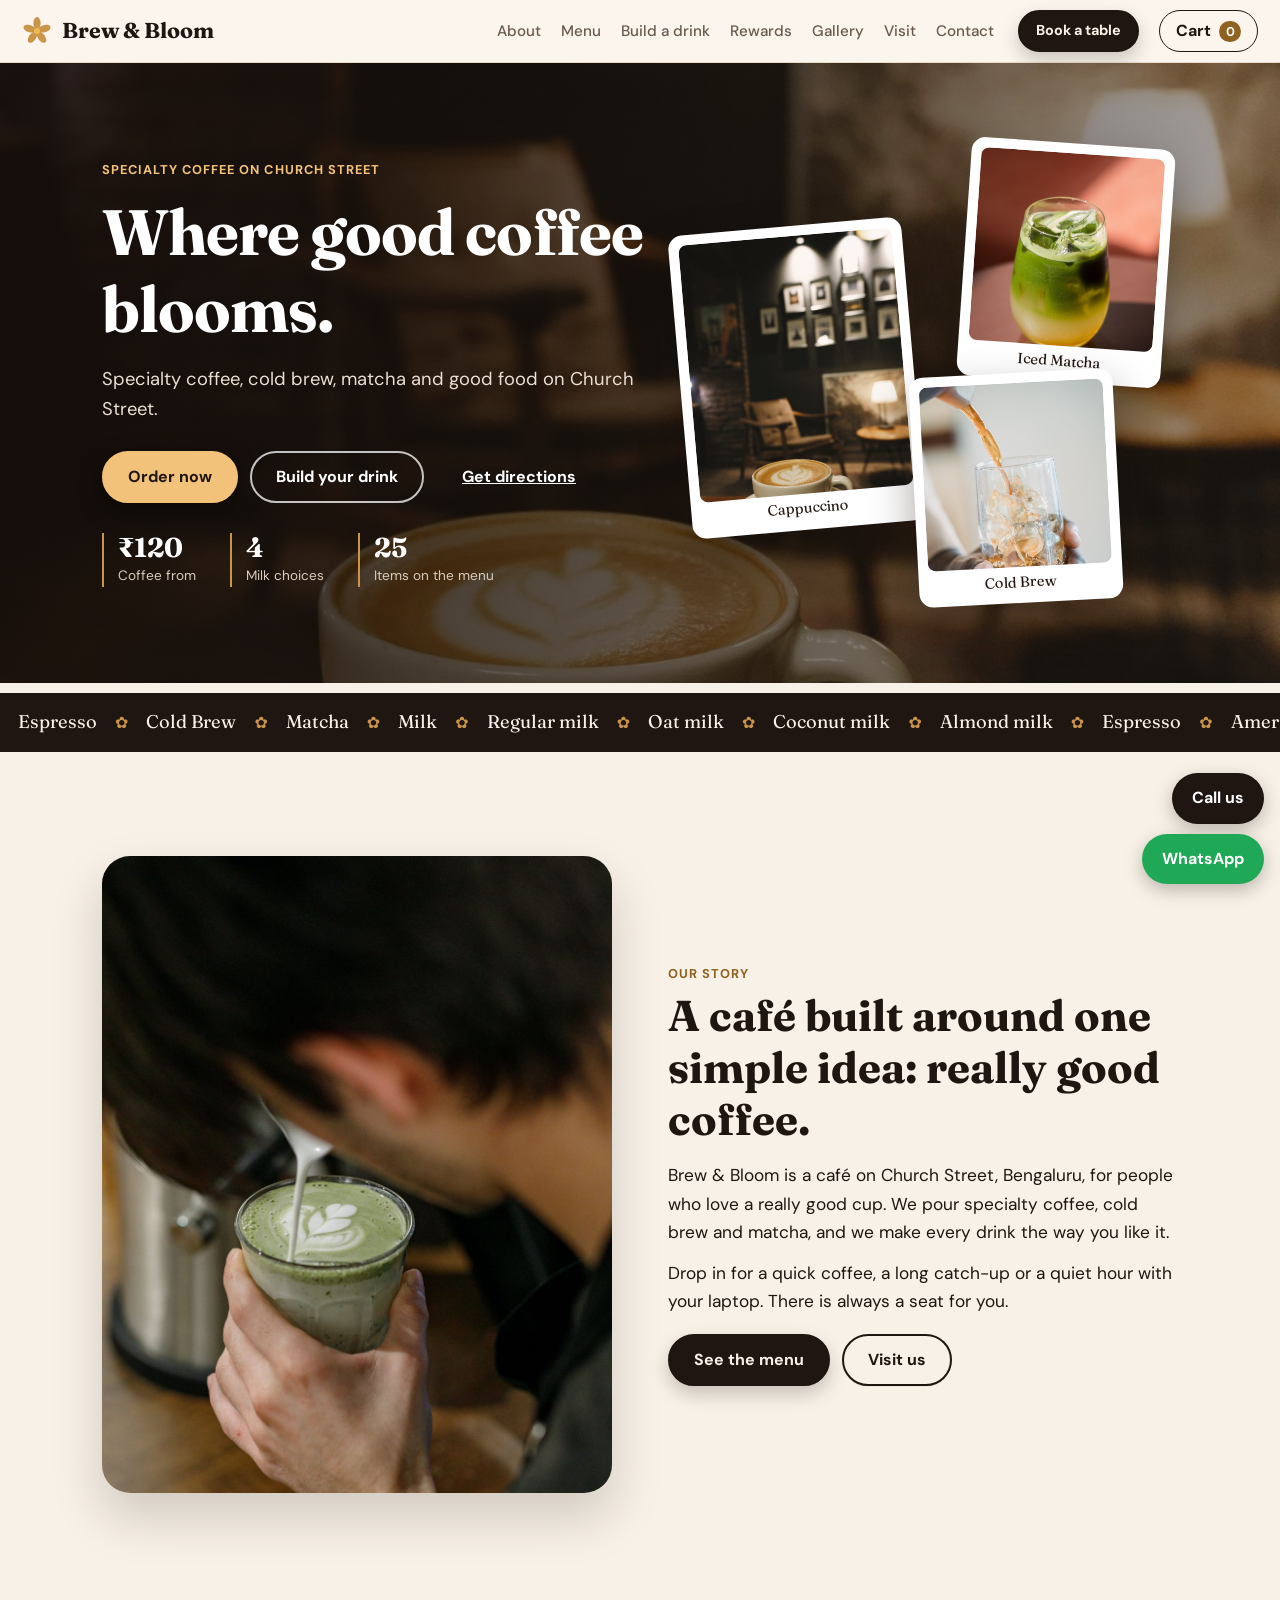
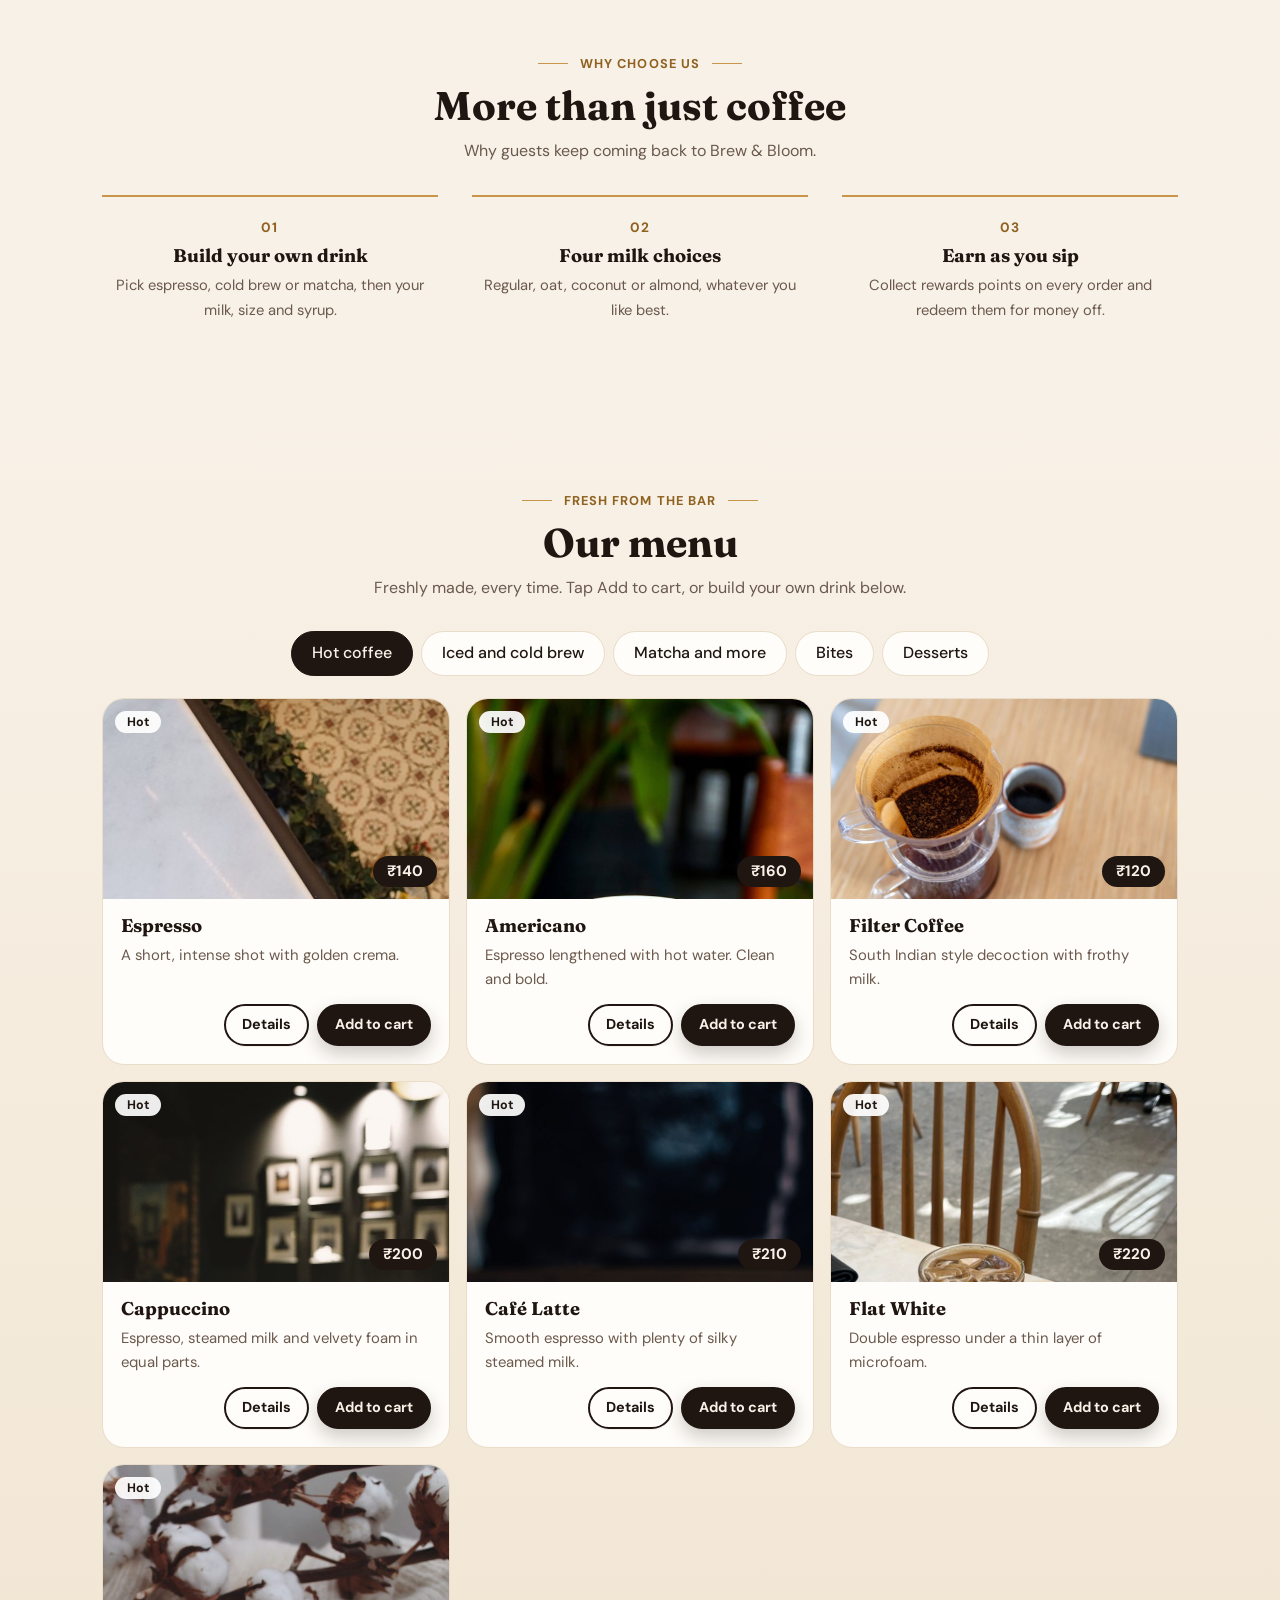
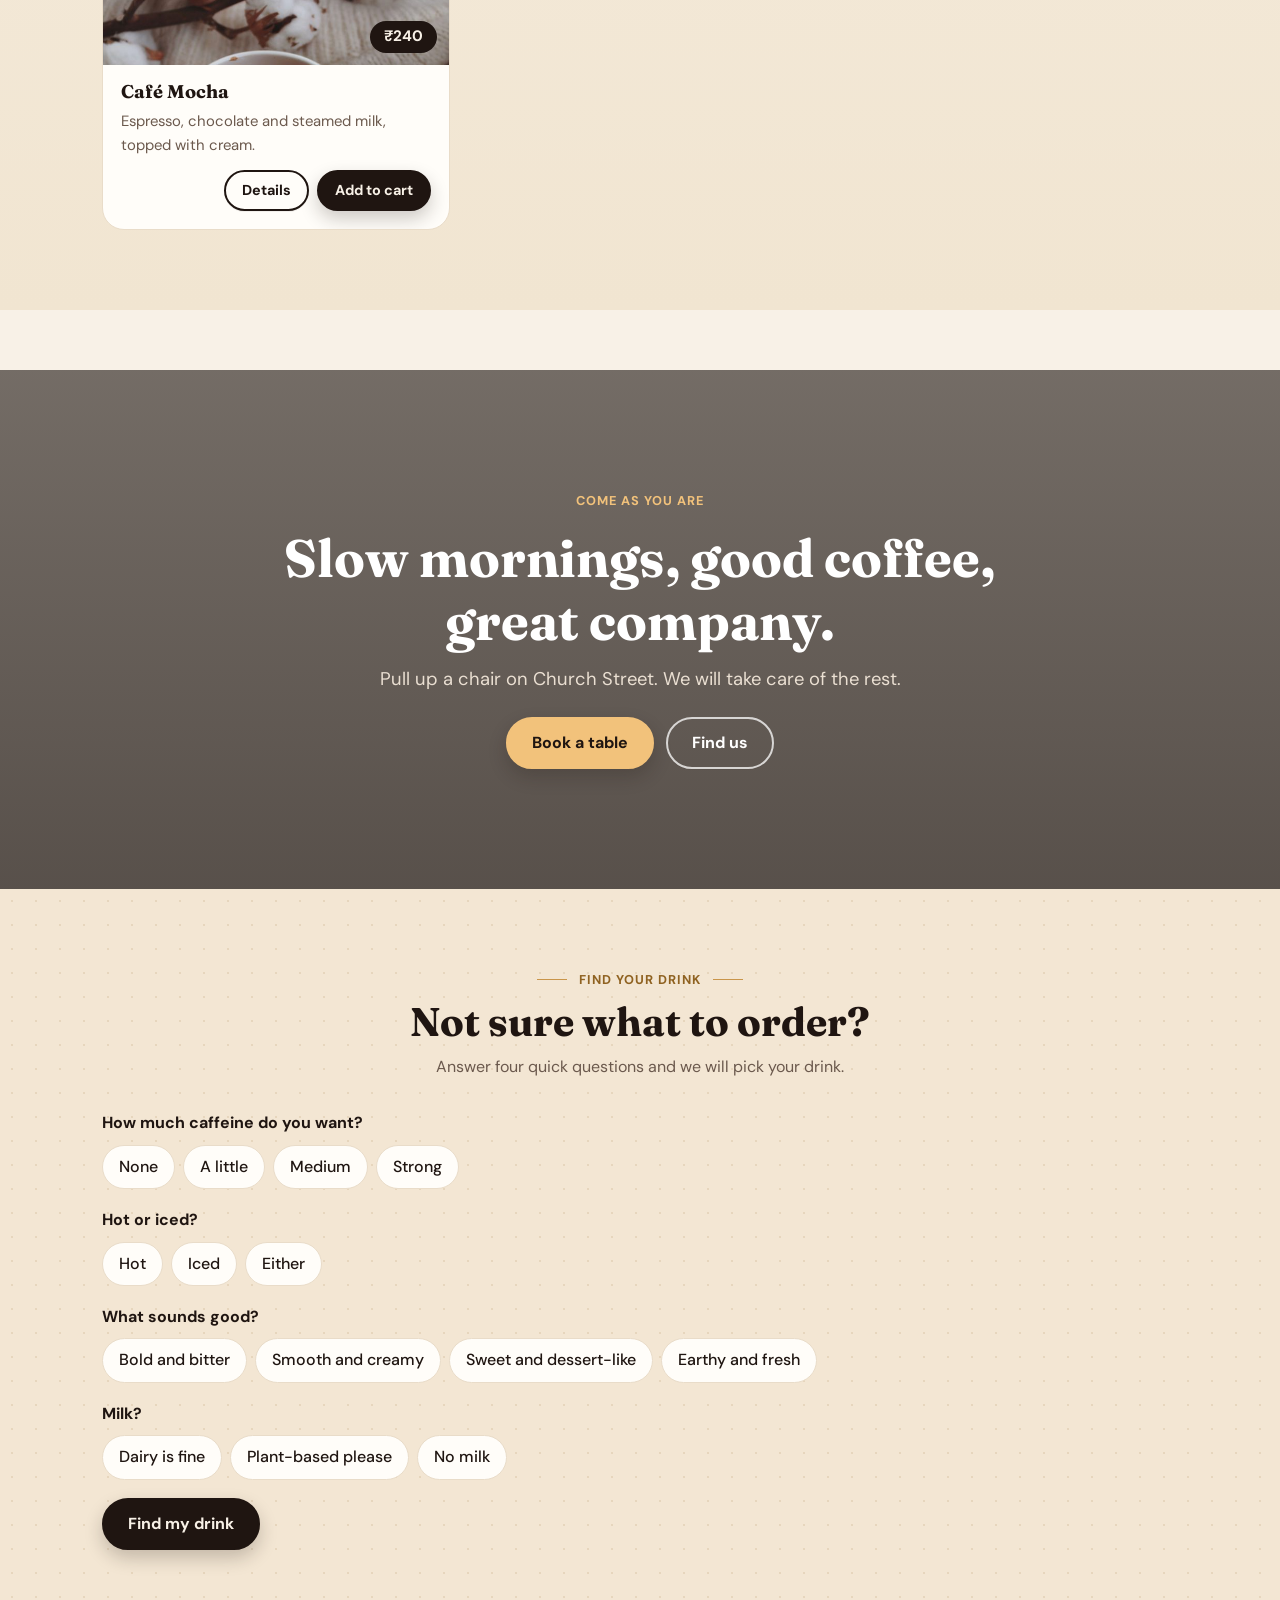
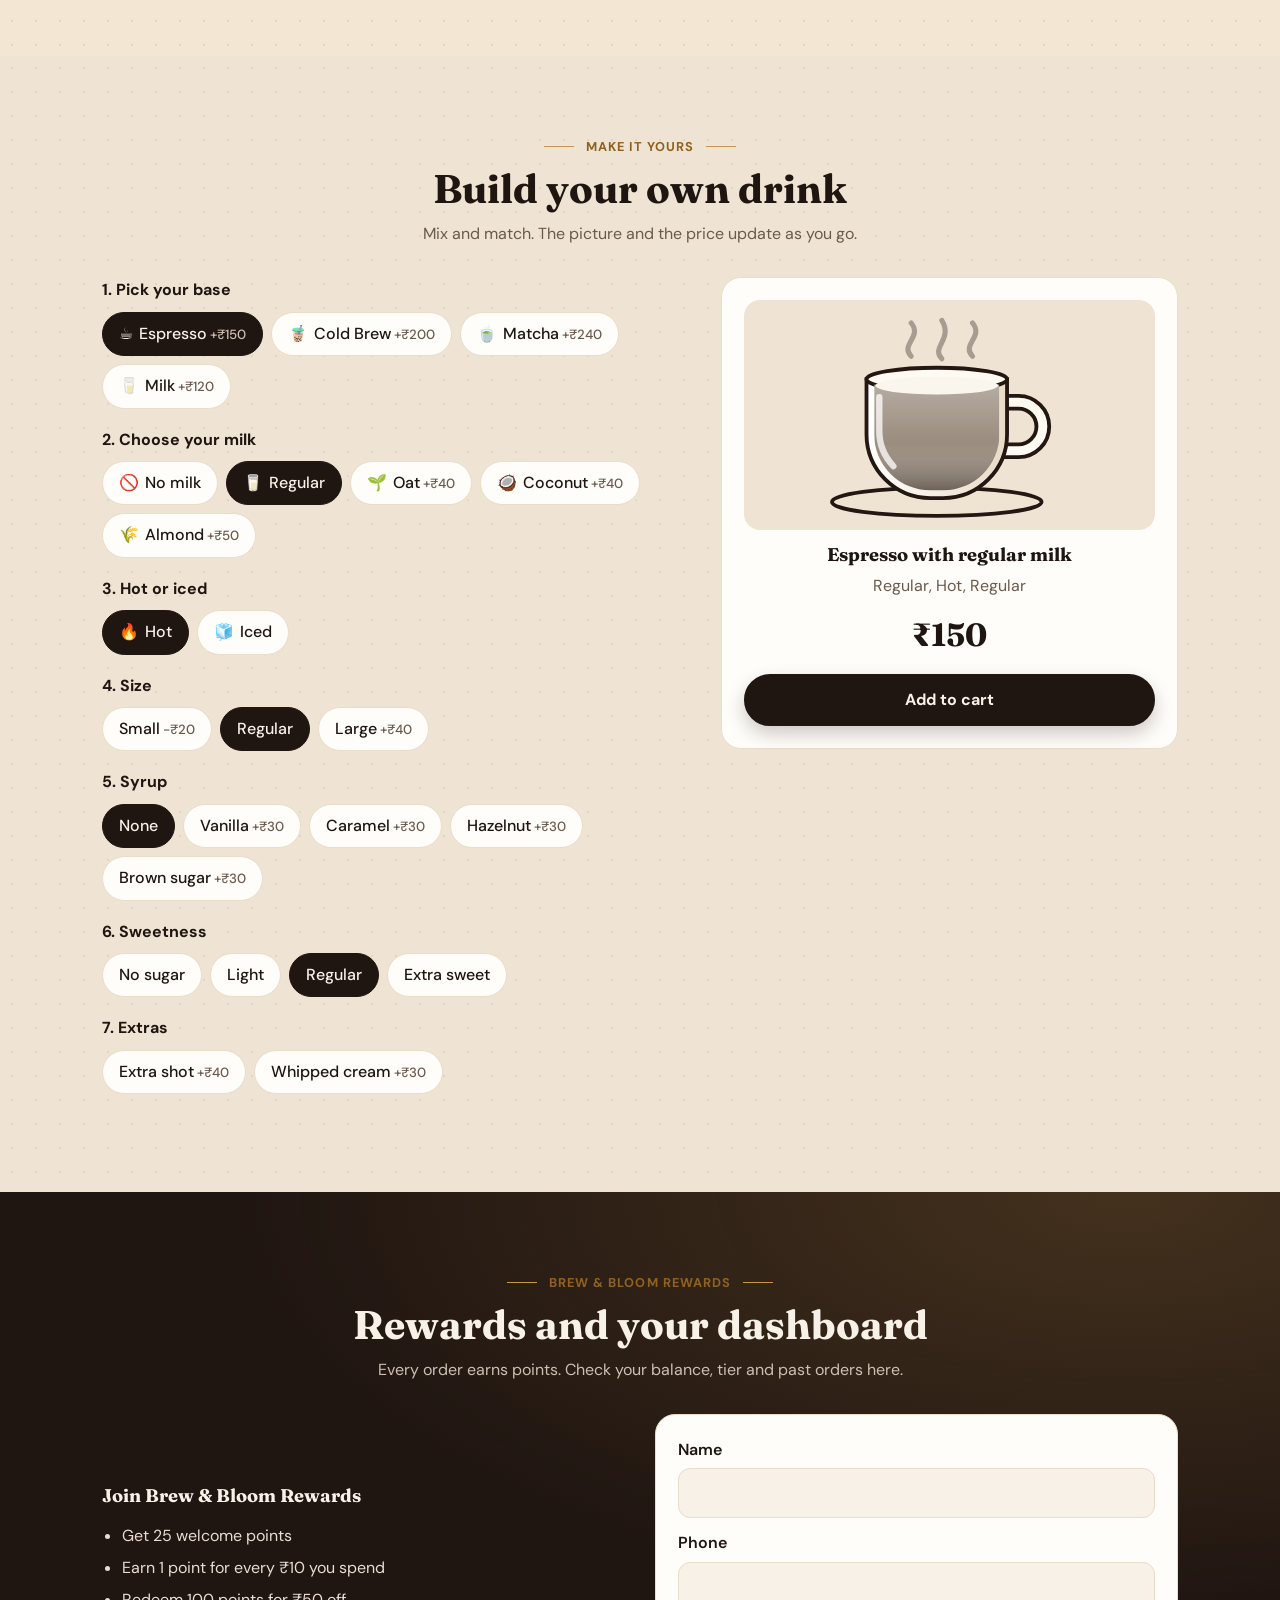
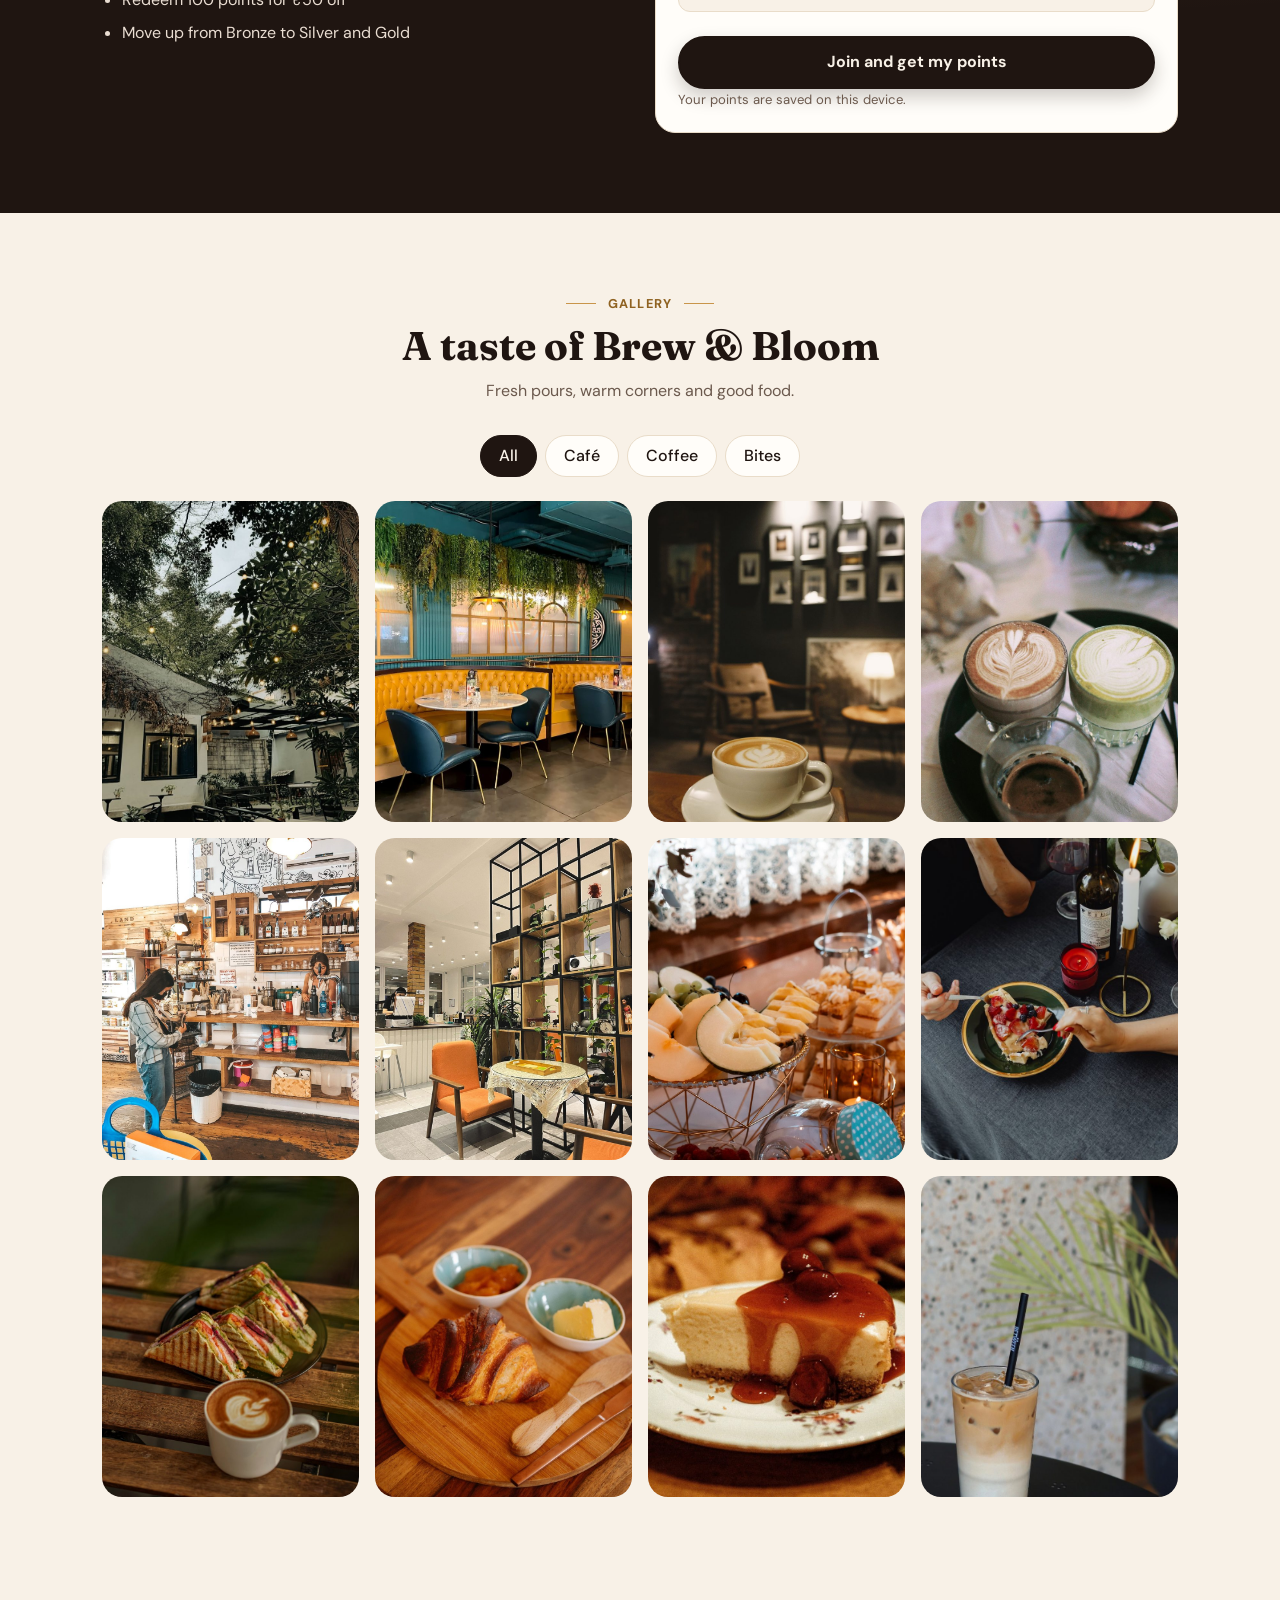
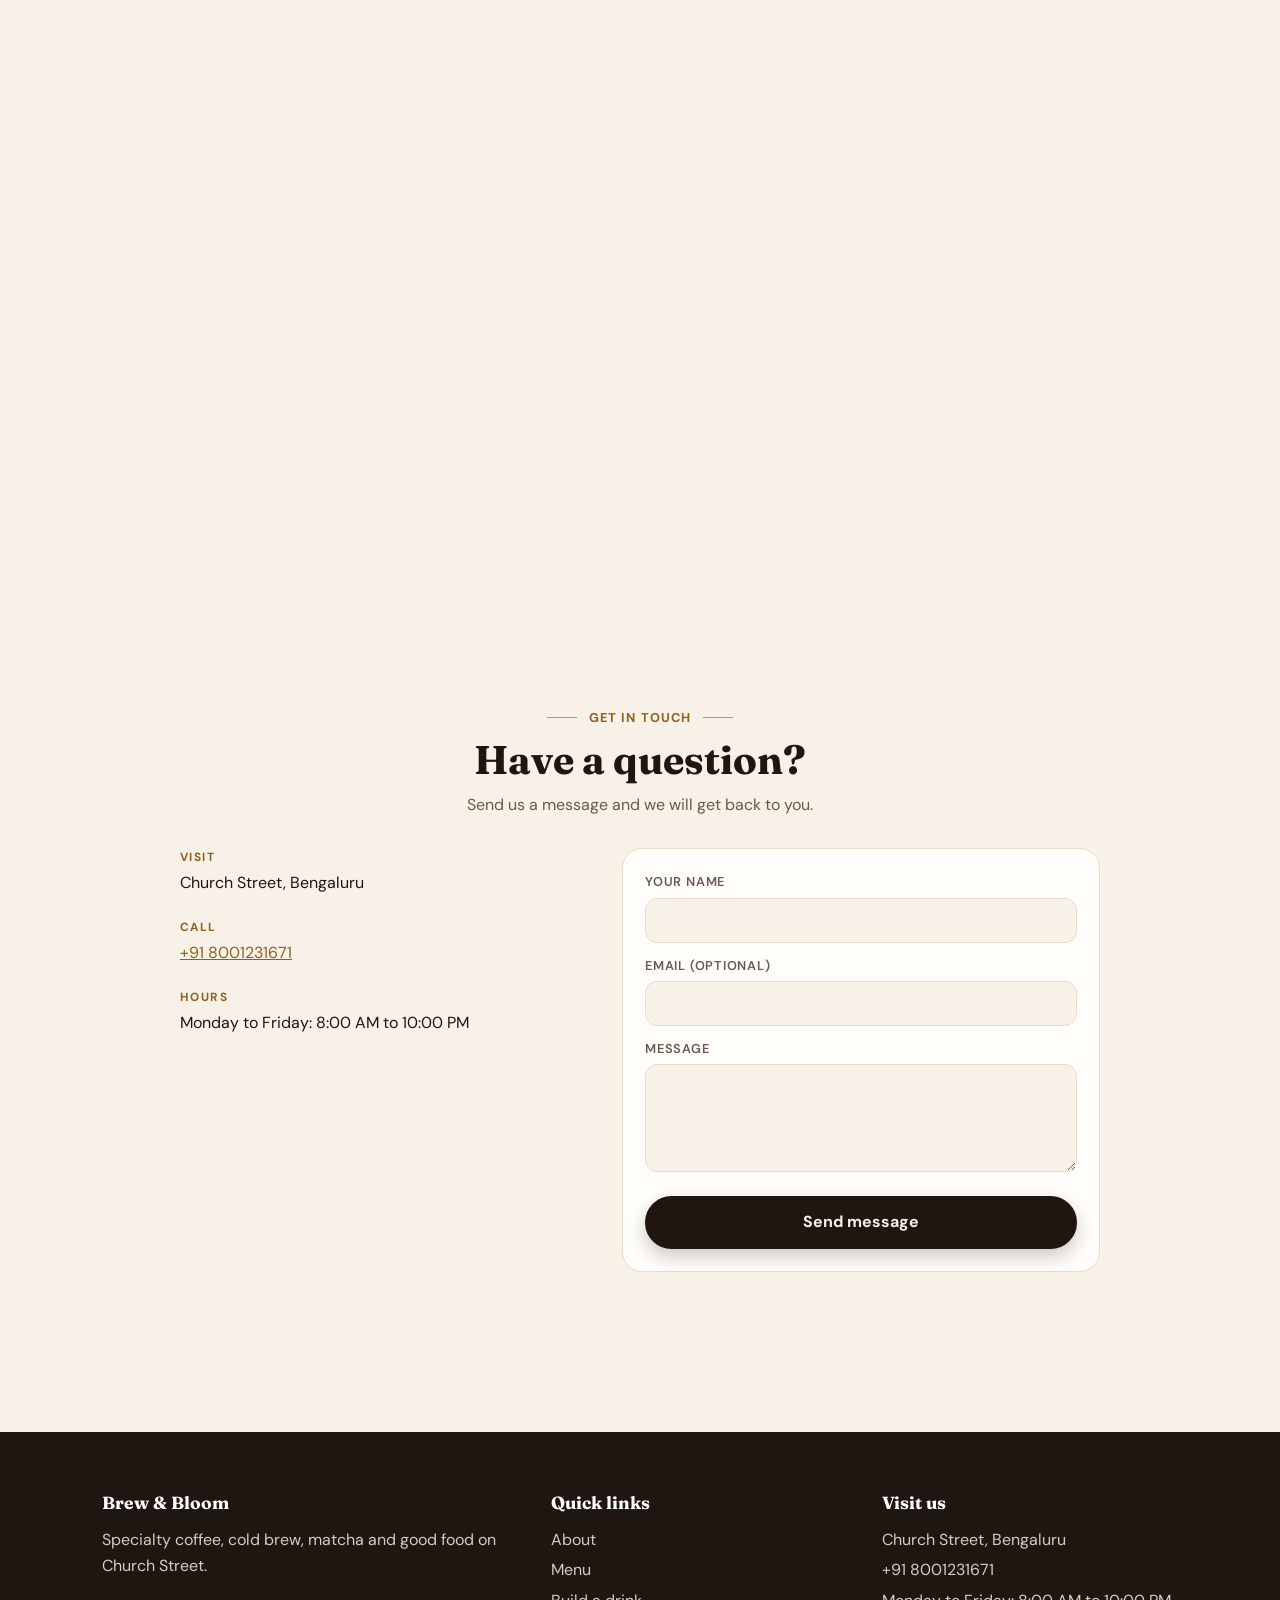
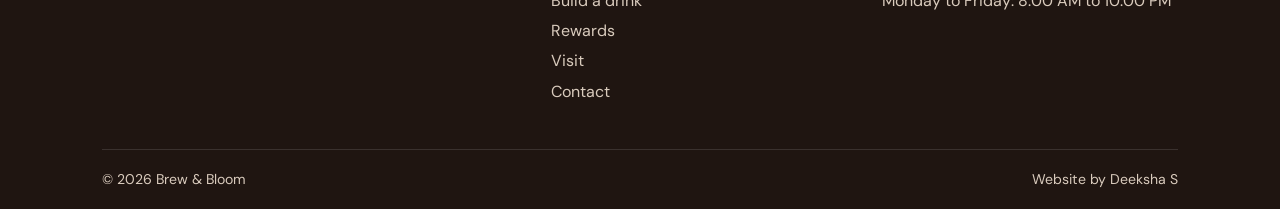
<file: index.html>
<!doctype html>
<html lang="en">
  <head>
    <meta charset="UTF-8" />
    <meta name="viewport" content="width=device-width, initial-scale=1.0" />
    <title>Brew &amp; Bloom | Café on Church Street, Bengaluru</title>
    <meta name="description" content="Brew & Bloom is a café on Church Street, Bengaluru. Specialty coffee, cold brew, matcha and good food. Build your own drink, order online and earn rewards." />
    <meta name="theme-color" content="#241712" />
    <meta property="og:type" content="website" />
    <meta property="og:title" content="Brew & Bloom | Café on Church Street, Bengaluru" />
    <meta property="og:description" content="Specialty coffee, cold brew, matcha and good food. Build your own drink and earn rewards." />
    <link rel="icon" href="data:image/svg+xml,%3Csvg xmlns='http://www.w3.org/2000/svg' viewBox='0 0 64 64'%3E%3Crect width='64' height='64' rx='16' fill='%23b23a5b'/%3E%3Ctext x='32' y='44' font-size='34' text-anchor='middle'%3E%E2%98%95%3C/text%3E%3C/svg%3E" />
    <link rel="preconnect" href="https://fonts.googleapis.com" />
    <link href="https://fonts.googleapis.com/css2?family=DM+Sans:wght@400;500;700&family=Fraunces:opsz,wght@9..144,600;9..144,700&display=swap" rel="stylesheet" />
    <link rel="stylesheet" href="css/styles.css" />
  </head>
  <body>
    <a class="skip" href="#menu">Skip to menu</a>
    <div id="app"></div>
    <noscript><p style="padding:24px">Please enable JavaScript to view this website.</p></noscript>
    <script src="js/config.js"></script>
    <script src="js/art.js"></script>
    <script src="js/store.js"></script>
    <script src="js/app.js"></script>
  </body>
</html>
</file>
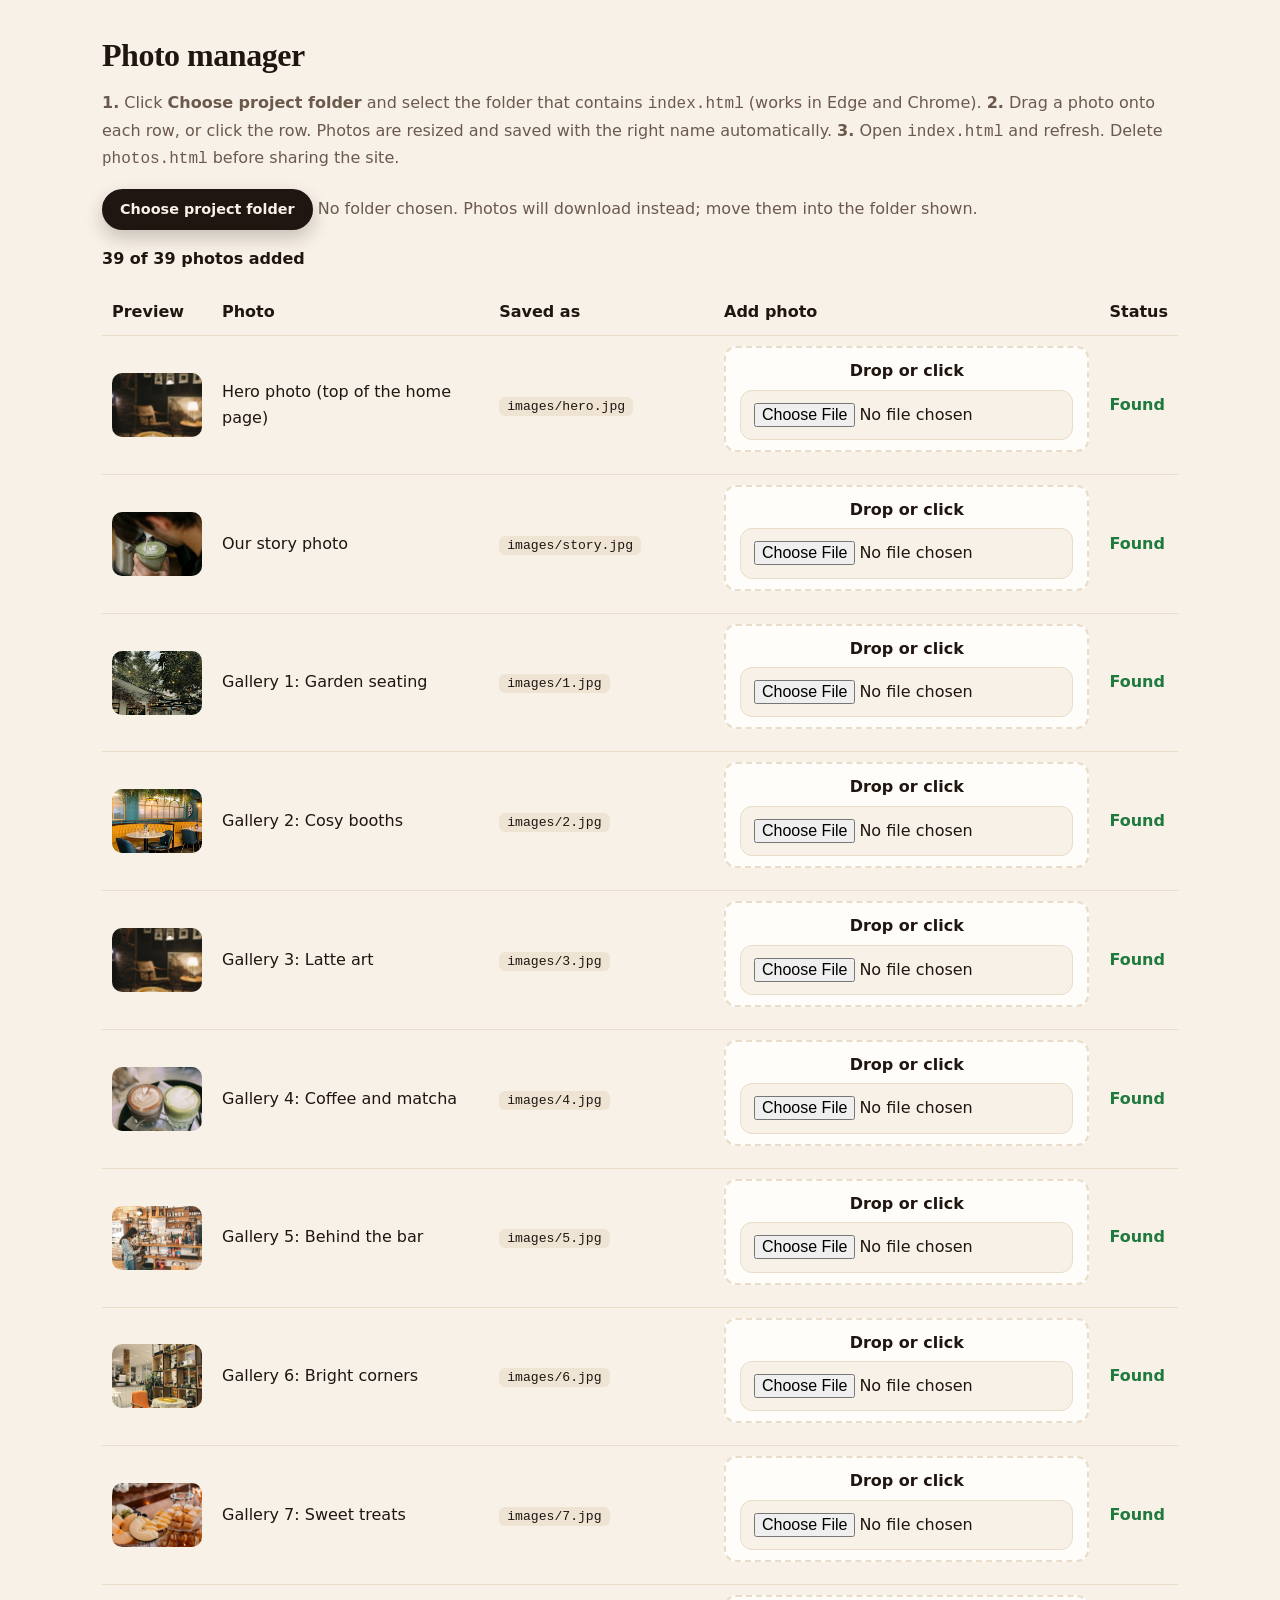
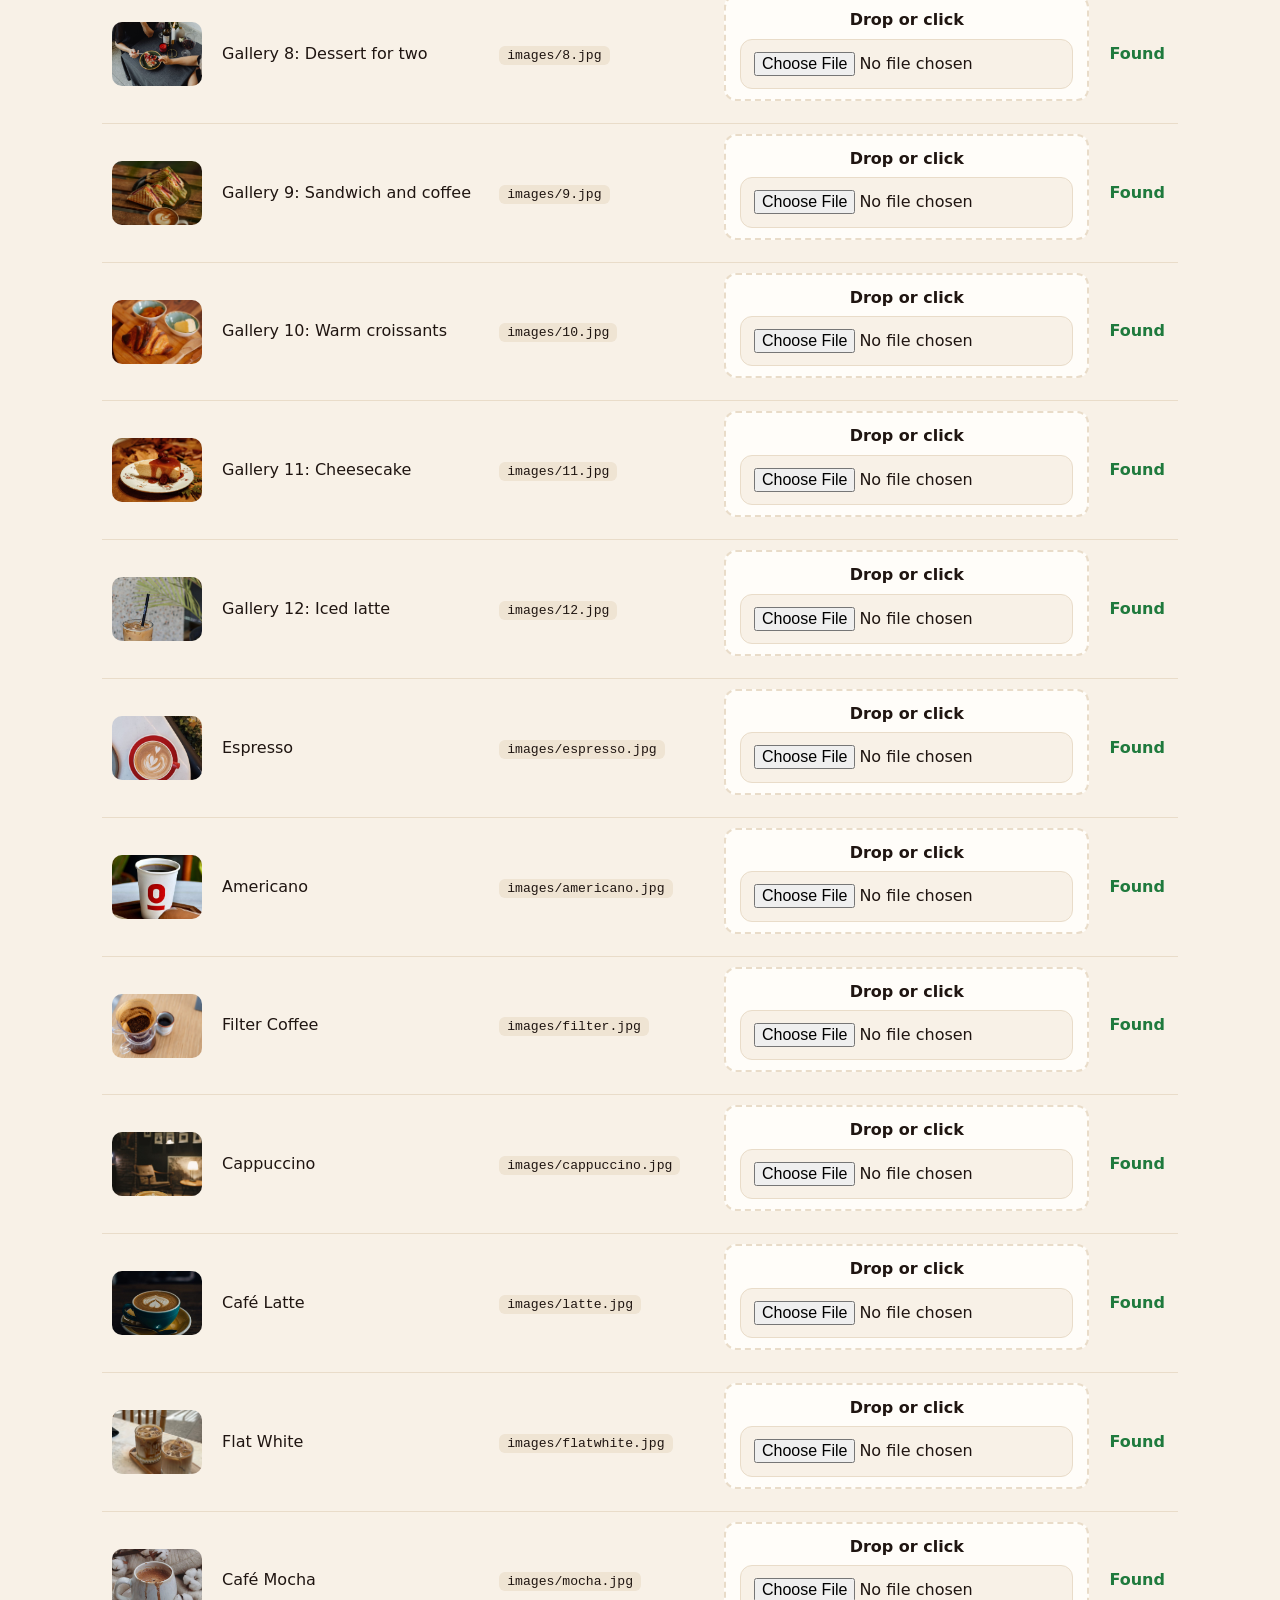
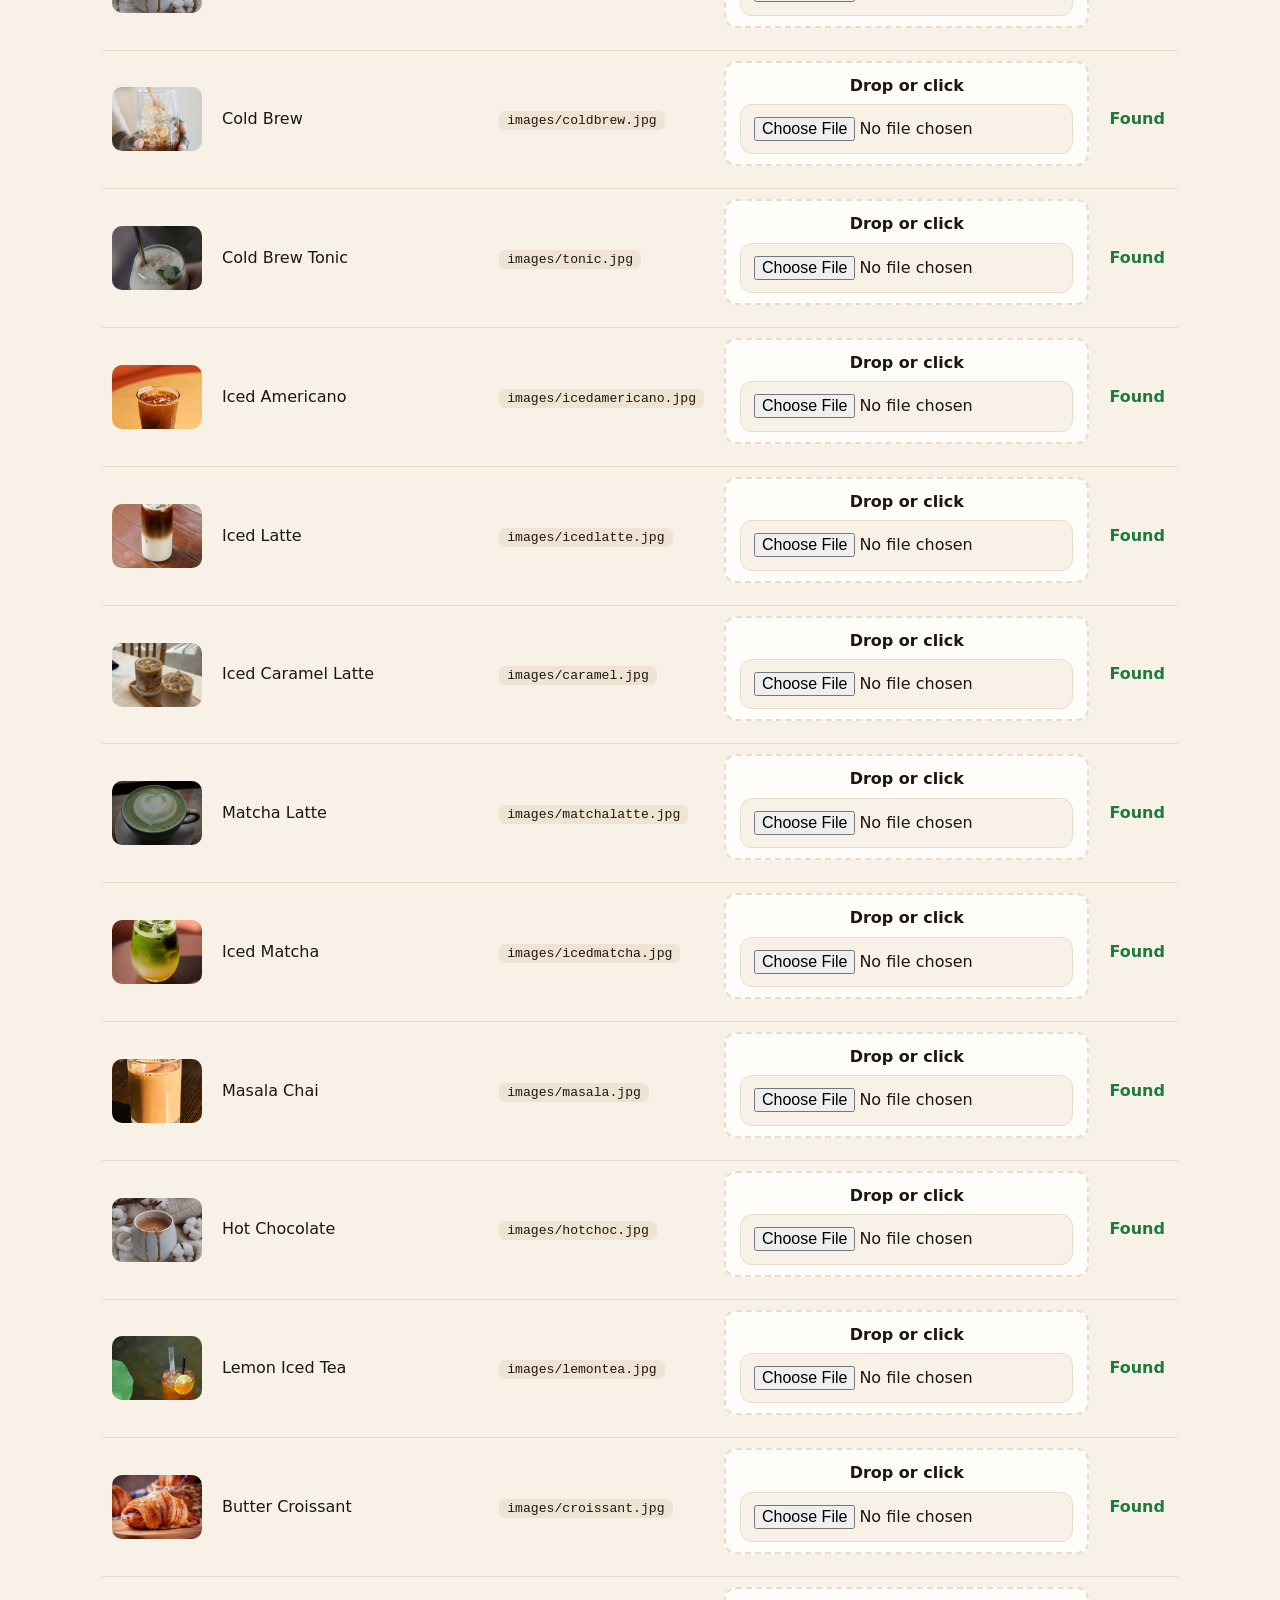
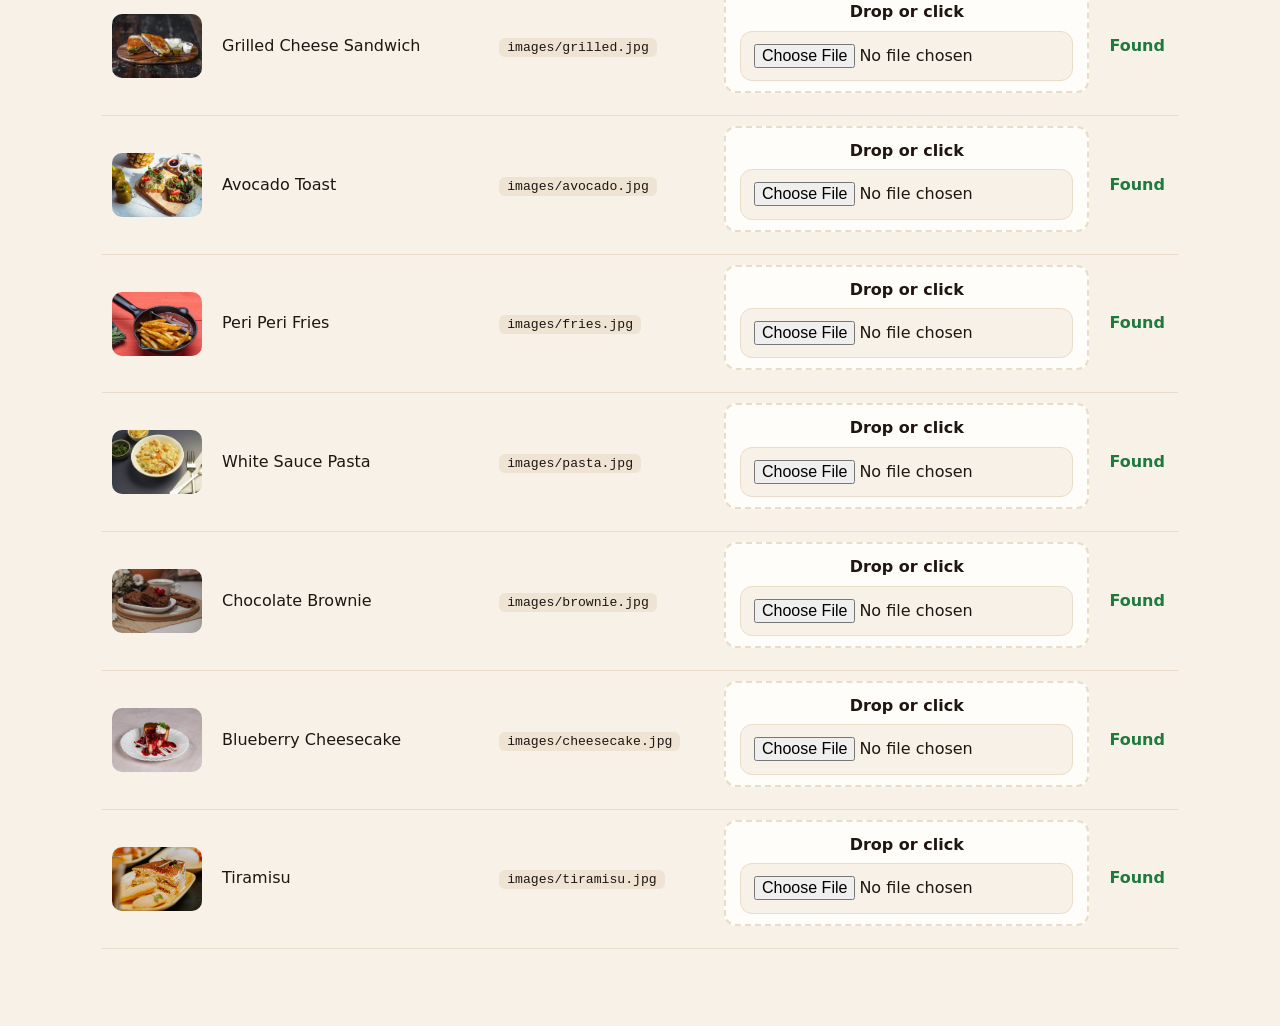
<file: photos.html>
<!doctype html>
<html lang="en">
<head>
  <meta charset="utf-8" /><meta name="viewport" content="width=device-width, initial-scale=1" />
  <title>Photo manager | Brew &amp; Bloom</title>
  <link rel="stylesheet" href="css/styles.css" />
  <style>.pc{width:100%;border-collapse:collapse;margin-top:14px}.pc th,.pc td{padding:10px;border-bottom:1px solid var(--line);text-align:left;vertical-align:middle}.pc img{width:90px;height:64px;object-fit:cover;border-radius:10px;background:var(--soft);display:block}.pc code{background:var(--soft);padding:2px 8px;border-radius:6px;font-size:.82rem}.ok{color:#1f7a3d;font-weight:700}.miss{color:var(--accent);font-weight:700}.drop{border:2px dashed var(--line);border-radius:12px;padding:10px 14px;text-align:center;cursor:pointer;background:var(--card)}.drop.over{border-color:var(--accent);background:var(--soft)}.drop input{display:none}</style>
</head>
<body>
  <main class="wrap" style="padding:36px 22px 80px">
    <h1 style="font-size:2rem">Photo manager</h1>
    <p class="muted"><b>1.</b> Click <b>Choose project folder</b> and select the folder that contains <code>index.html</code> (works in Edge and Chrome). <b>2.</b> Drag a photo onto each row, or click the row. Photos are resized and saved with the right name automatically. <b>3.</b> Open <code>index.html</code> and refresh. Delete <code>photos.html</code> before sharing the site.</p>
    <p><button class="btn primary small" id="pick">Choose project folder</button> <span id="fstate" class="muted">No folder chosen. Photos will download instead; move them into the folder shown.</span></p>
    <p><b id="sum"></b></p>
    <table class="pc"><thead><tr><th>Preview</th><th>Photo</th><th>Saved as</th><th>Add photo</th><th>Status</th></tr></thead><tbody id="rows"></tbody></table>
  </main>
  <script src="js/config.js"></script>
  <script>
    const C = window.CAFE, P = C.photos || {}, ext = P.ext || 'jpg';
    const slots = [{ label: 'Hero photo (top of the home page)', path: P.hero || 'images/hero.jpg', max: 1800 }, { label: 'Our story photo', path: P.story || 'images/story.jpg', max: 1400 }];
    C.gallery.forEach((g, i) => slots.push({ label: `Gallery ${i + 1}: ${g.title}`, path: g.src || `${P.galleryDir || 'images/gallery/'}${i + 1}.${ext}`, max: 1200 }));
    C.menu.forEach((c) => c.items.forEach((i) => slots.push({ label: i.name, path: i.photo || `${P.menuDir || 'images/menu/'}${i.id}.${ext}`, max: 1000 })));
    let root = null, found = 0;
    const tbody = document.getElementById('rows'), sum = document.getElementById('sum'), fstate = document.getElementById('fstate');
    const upd = () => { sum.textContent = `${found} of ${slots.length} photos added`; }; upd();
    async function write(path, blob) {
      const parts = path.split('/'); let dir = root;
      for (const p of parts.slice(0, -1)) dir = await dir.getDirectoryHandle(p, { create: true });
      const w = await (await dir.getFileHandle(parts[parts.length - 1], { create: true })).createWritable(); await w.write(blob); await w.close();
    }
    async function handle(slot, file, row) {
      try {
        const bmp = await createImageBitmap(file), k = Math.min(1, slot.max / Math.max(bmp.width, bmp.height));
        const cv = document.createElement('canvas'); cv.width = Math.round(bmp.width * k); cv.height = Math.round(bmp.height * k);
        cv.getContext('2d').drawImage(bmp, 0, 0, cv.width, cv.height);
        const blob = await new Promise((r) => cv.toBlob(r, 'image/jpeg', 0.84));
        row.img.src = URL.createObjectURL(blob);
        if (root) { await write(slot.path, blob); row.st.textContent = 'Saved to folder'; }
        else { const a = document.createElement('a'); a.href = URL.createObjectURL(blob); a.download = slot.path.split('/').pop(); a.click(); row.st.textContent = 'Downloaded: move into ' + slot.path.replace(/[^/]*$/, ''); }
        if (row.st.className !== 'ok') { row.st.className = 'ok'; found++; upd(); }
      } catch (e) { row.st.className = 'miss'; row.st.textContent = 'Could not use that file: ' + e.message; }
    }
    slots.forEach((slot) => {
      const tr = document.createElement('tr');
      tr.innerHTML = `<td><img alt="" src="${slot.path}"></td><td>${slot.label}</td><td><code>${slot.path}</code></td><td><label class="drop">Drop or click<input type="file" accept="image/*"></label></td><td class="miss">Missing</td>`;
      tbody.append(tr);
      const row = { img: tr.querySelector('img'), st: tr.querySelector('td:last-child') }, drop = tr.querySelector('.drop'), input = tr.querySelector('input');
      row.img.onload = () => { if (row.st.className !== 'ok') { row.st.className = 'ok'; row.st.textContent = 'Found'; found++; upd(); } };
      input.onchange = () => input.files[0] && handle(slot, input.files[0], row);
      drop.ondragover = (e) => { e.preventDefault(); drop.classList.add('over'); }; drop.ondragleave = () => drop.classList.remove('over');
      drop.ondrop = (e) => { e.preventDefault(); drop.classList.remove('over'); if (e.dataTransfer.files[0]) handle(slot, e.dataTransfer.files[0], row); };
    });
    document.getElementById('pick').onclick = async () => {
      if (!window.showDirectoryPicker) { fstate.textContent = 'This browser cannot save to a folder. Use Edge or Chrome, or move the downloaded photos yourself.'; return; }
      try { const h = await showDirectoryPicker({ mode: 'readwrite' }); await h.getFileHandle('index.html'); root = h; fstate.textContent = 'Folder connected: ' + h.name; }
      catch (e) { fstate.textContent = 'Please choose the folder that contains index.html.'; }
    };
  </script>
</body>
</html>
</file>
<file: css/styles.css>
:root{--bg:#fbf6ee;--card:#fff;--ink:#241712;--muted:#6c5a50;--line:#eaded0;--accent:#b23a5b;--accent-d:#952e4a;--leaf:#4f7a4a;--gold:#f2b84b;--blush:#f8e6e8;--soft:#f3e9dc;--dark:#241712;--cream:#fbf6ee}
*{box-sizing:border-box}html{scroll-behavior:smooth;scroll-padding-top:78px}
body{margin:0;background:var(--bg);color:var(--ink);font:16px/1.65 'DM Sans',system-ui,sans-serif}body.lock{overflow:hidden}
h1,h2,h3{font-family:'Fraunces',Georgia,serif;line-height:1.2;margin:0}h3{font-size:1.15rem}
a{color:var(--accent)}button,input,select,textarea{font:inherit;color:inherit}button{cursor:pointer}
:focus-visible{outline:3px solid var(--accent);outline-offset:2px}
.wrap{max-width:1120px;margin:0 auto;padding:0 22px}.muted{color:var(--muted)}.fine{font-size:.82rem;color:var(--muted);margin:6px 0 0}
.skip{position:absolute;left:-999px}.skip:focus{left:10px;top:8px;background:#fff;padding:8px 12px;z-index:90}
.head{position:sticky;top:0;z-index:40;display:flex;align-items:center;gap:20px;padding:10px 22px;background:rgba(251,246,238,.93);backdrop-filter:blur(10px);border-bottom:1px solid var(--line)}
.brand{display:flex;align-items:center;gap:10px;font-family:'Fraunces',serif;font-weight:700;font-size:1.35rem;color:var(--ink);text-decoration:none;margin-right:auto}.logo{width:30px;height:30px;display:block}.flower{width:100%;height:100%}
.head nav{display:flex;gap:20px}.head nav a{color:var(--muted);text-decoration:none;font-weight:500;font-size:.95rem}.head nav a:hover{color:var(--ink)}
.cart-btn,.menu-btn{border:1.5px solid var(--ink);background:transparent;border-radius:99px;padding:7px 16px;font-weight:700}.menu-btn{display:none}
.count{display:inline-block;min-width:22px;margin-left:8px;border-radius:99px;background:var(--accent);color:#fff;font-size:.8rem;text-align:center;padding:0 6px}
.btn{display:inline-block;border:2px solid var(--ink);color:var(--ink);background:transparent;text-decoration:none;font-weight:700;padding:11px 24px;border-radius:99px;text-align:center}
.btn:hover{background:var(--ink);color:var(--cream)}.btn.primary{background:var(--accent);border-color:var(--accent);color:#fff}.btn.primary:hover{background:var(--accent-d);border-color:var(--accent-d)}
.btn.small{padding:7px 16px;font-size:.9rem}.btn.wide{width:100%;margin-top:12px}.btn.ghost{border-color:transparent;text-decoration:underline}.btn:disabled{opacity:.5}
.hero{display:grid;grid-template-columns:1.1fr 1fr;gap:30px;align-items:center;padding-top:60px;padding-bottom:40px}
.eyebrow{margin:0 0 14px;color:var(--accent);font-weight:700;letter-spacing:.08em;text-transform:uppercase;font-size:.8rem}
h1{font-size:clamp(2.4rem,5.6vw,4rem);letter-spacing:-.015em;margin-bottom:16px}.lead{font-size:1.15rem;color:var(--muted);max-width:30em;margin:0 0 26px}
.cta{display:flex;gap:12px;flex-wrap:wrap}.facts{list-style:none;display:flex;gap:10px 22px;flex-wrap:wrap;padding:0;margin:26px 0 0;color:var(--muted);font-size:.92rem}.facts li::before{content:'';display:inline-block;width:8px;height:8px;border-radius:50%;background:var(--gold);margin-right:8px}
.hero-art{position:relative;height:420px}.blob{position:absolute;inset:6% 4%;background:var(--blush);border-radius:48% 52% 44% 56%/52% 44% 56% 48%}
.hero-art .art{width:100%;height:auto;display:block}.a1,.a2,.a3{position:absolute}.a1{width:56%;left:2%;top:30%}.a2{width:40%;right:2%;top:6%}.a3{width:42%;right:6%;bottom:2%}
.f1,.f2{position:absolute;display:block}.f1{width:72px;left:6%;top:6%}.f2{width:52px;left:16%;bottom:6%}
.hl{display:grid;grid-template-columns:repeat(auto-fit,minmax(250px,1fr));gap:16px;padding-bottom:26px}
.card{background:var(--card);border:1px solid var(--line);border-radius:20px;padding:22px}.card .n{color:var(--accent);font-weight:700;font-size:.85rem}.card h3{margin:4px 0 6px}.card p{margin:0;color:var(--muted)}
.sec{padding:80px 0}.sec h2{font-size:clamp(1.8rem,3.6vw,2.5rem);margin-bottom:8px}.intro{color:var(--muted);margin:0 0 26px;max-width:38em}
.blush{background:var(--blush)}.soft{background:var(--soft)}.dark{background:var(--dark);color:var(--cream)}.dark .intro{color:#cdbfb3}.dark .card{color:var(--ink)}
.tabs{display:flex;gap:8px;flex-wrap:wrap;margin-bottom:22px}.tab{border:1.5px solid var(--line);background:var(--card);border-radius:99px;padding:8px 20px;font-weight:500}.tab.on{background:var(--ink);border-color:var(--ink);color:var(--cream)}
.menu-grid{display:grid;grid-template-columns:repeat(auto-fill,minmax(270px,1fr));gap:16px}
.dish{background:var(--card);border:1px solid var(--line);border-radius:20px;overflow:hidden;display:flex;flex-direction:column;transition:transform .2s,box-shadow .2s}.dish:hover{transform:translateY(-3px);box-shadow:0 10px 24px rgba(36,23,18,.1)}
.dish-art{height:150px;background:var(--soft);display:grid;place-items:center;padding:10px}.dish-art .art{height:100%;width:auto}.dish-art.food{font-size:4rem}
.dish-body{padding:16px 18px 18px;display:flex;flex-direction:column;flex:1}.dish-body p{margin:6px 0 12px;color:var(--muted);font-size:.93rem;flex:1}
.dish-top{display:flex;justify-content:space-between;gap:10px;align-items:baseline}.price{font-weight:700;color:var(--accent)}.dish-foot{display:flex;justify-content:space-between;align-items:center;gap:10px}
.tag{background:var(--soft);border-radius:99px;padding:1px 12px;font-size:.78rem;font-weight:700}
fieldset.fs{border:0;padding:0;margin:0 0 18px}.fs legend{font-weight:700;margin-bottom:8px;padding:0}.opts{display:flex;flex-wrap:wrap;gap:8px}
.opt{border:1.5px solid var(--line);background:var(--card);border-radius:99px;padding:8px 16px;font-weight:500}.opt .em{margin-right:6px}.opt small{color:var(--muted)}.opt.on{background:var(--ink);border-color:var(--ink);color:var(--cream)}.opt.on small{color:#cdbfb3}
.rec-out{margin-top:26px}.rec-h{margin-bottom:14px}.hint{color:var(--accent);font-weight:700}
.rec-grid{display:grid;grid-template-columns:repeat(auto-fit,minmax(250px,1fr));gap:16px}.rec-card{position:relative}.rec-card .dish-art{border-radius:14px;margin-bottom:12px}.best{position:absolute;top:14px;left:14px;z-index:1;background:var(--accent);color:#fff;border-radius:99px;font-size:.75rem;font-weight:700;padding:2px 12px}
.why{margin:8px 0!important;color:var(--ink)!important;font-size:.92rem}.bar{height:8px;background:var(--soft);border-radius:99px;overflow:hidden;margin-bottom:12px}.bar i{display:block;height:100%;background:var(--leaf);border-radius:99px}
.builder{display:grid;grid-template-columns:1.3fr 1fr;gap:24px;align-items:start}.preview{position:sticky;top:90px;text-align:center}
.preview-art{height:230px;display:grid;place-items:center;background:var(--soft);border-radius:16px;margin-bottom:14px;overflow:hidden}.preview-art .art{height:100%;width:auto;transition:transform .25s}
.big-price{font-family:'Fraunces',serif;font-size:2rem;font-weight:700;margin-top:10px}
.join{display:grid;grid-template-columns:1fr 1fr;gap:30px;align-items:center}.perks{padding-left:20px;color:#e9ddd2}.perks li{margin-bottom:6px}
label{display:block;font-weight:600;margin-bottom:12px}label input:not([type=radio],[type=checkbox]),textarea{display:block;width:100%;margin-top:5px;padding:11px 13px;border:1px solid var(--line);border-radius:12px;background:var(--bg);font-weight:400}
.error{color:#c0392b;font-weight:600;margin:6px 0}
.dash{display:grid;grid-template-columns:1fr 1.4fr;gap:16px}.pts{text-align:center}.pts b{display:block;font-family:'Fraunces',serif;font-size:3.6rem;line-height:1.1;color:var(--accent)}.pts small{color:var(--muted)}.pts>span{color:var(--muted)}
.tier{display:inline-block;margin:10px 0;background:var(--gold);color:var(--ink)!important;border-radius:99px;padding:2px 16px;font-weight:700}.pts .bar{margin:8px 0}
.stats{display:grid;grid-template-columns:repeat(3,1fr);gap:12px}.stats div{background:rgba(255,255,255,.08);border-radius:16px;padding:14px;color:#cdbfb3;font-size:.88rem}.stats b{display:block;color:#fff;font-size:1.2rem;font-family:'Fraunces',serif;overflow-wrap:anywhere}
.hist{grid-column:1/-1}.hist ul{list-style:none;margin:10px 0;padding:0}.hist li{display:flex;gap:12px;align-items:center;justify-content:space-between;padding:12px 0;border-bottom:1px solid var(--line)}.hist small{display:block;color:var(--muted)}
.row{display:flex;gap:10px;flex-wrap:wrap;margin-top:12px}
.about{display:flex;gap:30px;align-items:center;justify-content:space-between;flex-wrap:wrap}.prose{max-width:38em;font-size:1.08rem;margin:12px 0 0}.about-art{display:flex;gap:10px}.about-art .flower{width:90px}
.gallery{display:grid;grid-template-columns:repeat(auto-fill,minmax(230px,1fr));gap:12px}.gallery img{width:100%;aspect-ratio:1;object-fit:cover;border-radius:16px}
.grid{display:grid;grid-template-columns:repeat(auto-fit,minmax(270px,1fr));gap:16px}.quote{margin:0}.quote blockquote{margin:0 0 10px;font-family:'Fraunces',serif;font-size:1.1rem}
.visit{display:grid;grid-template-columns:1fr 1.2fr;gap:18px}.gap{margin-top:16px}
.hours{width:100%;border-collapse:collapse;margin-top:6px}.hours th{text-align:left;font-weight:500;padding:8px 0;border-bottom:1px solid var(--line)}.hours td{text-align:right;padding:8px 0;border-bottom:1px solid var(--line);font-weight:700}
.reach{list-style:none;margin:0 0 16px;padding:0;display:grid;gap:12px}.reach li{display:flex;flex-direction:column}.reach span{font-size:.75rem;text-transform:uppercase;letter-spacing:.07em;color:var(--muted)}
.map{width:100%;min-height:340px;height:100%;border:1px solid var(--line);border-radius:20px}
.foot{border-top:1px solid var(--line);padding:24px 0;color:var(--muted);font-size:.9rem}.foot .wrap{display:flex;justify-content:space-between;flex-wrap:wrap;gap:8px}
.overlay{position:fixed;inset:0;background:rgba(36,23,18,.5);opacity:0;pointer-events:none;transition:opacity .2s;z-index:60}.overlay.open{opacity:1;pointer-events:auto}
.drawer{position:fixed;top:0;right:0;bottom:0;width:min(440px,100%);background:var(--bg);z-index:70;transform:translateX(100%);transition:transform .25s;display:flex;flex-direction:column}.drawer.open{transform:none}
.dr-head{display:flex;justify-content:space-between;align-items:center;padding:16px 22px;border-bottom:1px solid var(--line)}.close{border:0;background:none;font-size:1.8rem;line-height:1}
.dr-body{overflow-y:auto;padding:8px 22px 24px}.dr-empty{padding:40px 22px;text-align:center}
.cl{list-style:none;margin:0;padding:0}.ci{display:grid;grid-template-columns:1fr auto auto;gap:12px;align-items:center;padding:12px 0;border-bottom:1px solid var(--line)}.ci small{display:block;color:var(--muted);font-size:.8rem}.line{font-weight:700;min-width:56px;text-align:right}
.qty{display:flex;align-items:center;gap:8px}.qty button{width:28px;height:28px;border-radius:50%;border:1.5px solid var(--ink);background:none;padding:0;line-height:1}
.checkout{margin-top:16px}.radios{display:flex;gap:18px;margin-bottom:12px}.radios label{margin:0;font-weight:500}.redeem{background:var(--blush);border-radius:12px;padding:10px 12px}
.sum div{display:flex;justify-content:space-between;padding:3px 0}.sum .tot{font-weight:700;font-size:1.15rem;border-top:1px solid var(--line);margin-top:6px;padding-top:8px}
.modal-root{position:relative;z-index:80}.modal{position:fixed;z-index:81;left:50%;top:50%;transform:translate(-50%,-50%);width:min(460px,92vw);max-height:90vh;overflow-y:auto;background:var(--bg);border-radius:22px;padding:26px}.earned{color:var(--leaf);font-weight:700}
.toast{position:fixed;left:50%;bottom:22px;transform:translate(-50%,20px);background:var(--ink);color:var(--cream);padding:10px 20px;border-radius:99px;opacity:0;pointer-events:none;transition:all .25s;z-index:95;font-weight:500}.toast.show{opacity:1;transform:translate(-50%,0)}
.wa-float{position:fixed;right:16px;bottom:16px;z-index:45;background:#1fa855;color:#fff;font-weight:700;text-decoration:none;padding:12px 20px;border-radius:99px;box-shadow:0 6px 18px rgba(0,0,0,.25)}
.cart-float{display:none;position:fixed;left:16px;bottom:16px;z-index:45;background:var(--accent);color:#fff;border:0;font-weight:700;padding:12px 20px;border-radius:99px;box-shadow:0 6px 18px rgba(0,0,0,.25)}.cart-float.show{display:block}
@media (max-width:860px){
  .hero,.builder,.join,.dash,.visit{grid-template-columns:1fr}.hero-art{height:340px}.preview{position:static}
  .menu-btn{display:inline-block}.head{flex-wrap:wrap;gap:12px}.head nav{display:none;order:5;width:100%;flex-direction:column;gap:12px;padding:8px 0}.head nav.open{display:flex}
}
@media (prefers-reduced-motion:no-preference){.hero-art .a1,.hero-art .a2,.hero-art .a3{animation:bob 6s ease-in-out infinite}.a2{animation-delay:-2s!important}.a3{animation-delay:-4s!important}.steam{animation:rise 3s ease-in-out infinite}@keyframes bob{50%{transform:translateY(-10px)}}@keyframes rise{50%{transform:translateY(-4px);opacity:.15}}}
@media (prefers-reduced-motion:reduce){html{scroll-behavior:auto}*{transition:none!important}}

/* ===== v2: richer look, photos, item details ===== */
[hidden]{display:none!important}
.hero{position:relative}.hero::before{content:'';position:absolute;inset:0 calc(50% - 50vw);z-index:-1;background:radial-gradient(900px 420px at 80% 10%,rgba(178,58,91,.10),transparent),radial-gradient(700px 380px at 5% 90%,rgba(242,184,75,.16),transparent)}
.blob{background:linear-gradient(135deg,#f8e6e8,#fbe3c8)}
.hero-art.photo{height:auto}.hero-art.photo img{width:100%;aspect-ratio:4/3;object-fit:cover;border-radius:36px;box-shadow:0 24px 50px rgba(36,23,18,.25)}
.btn{box-shadow:0 1px 0 rgba(36,23,18,.06)}.btn.primary{box-shadow:0 8px 18px rgba(178,58,91,.28)}
.ribbon{overflow:hidden;background:var(--dark);color:var(--cream);padding:14px 0;margin:10px 0 24px;white-space:nowrap}
.ribbon .track{display:inline-block;animation:slide 40s linear infinite}.ribbon span{font-family:'Fraunces',serif;font-size:1.15rem;margin:0 18px}.ribbon i{font-style:normal;color:var(--gold)}
@keyframes slide{to{transform:translateX(-50%)}}
.rv{opacity:0;transform:translateY(22px);transition:opacity .7s ease,transform .7s ease}.rv.in{opacity:1;transform:none}
.blush{background-image:radial-gradient(rgba(178,58,91,.09) 1.5px,transparent 1.5px);background-size:24px 24px;background-color:var(--blush)}
.soft{background-image:radial-gradient(rgba(36,23,18,.06) 1.5px,transparent 1.5px);background-size:24px 24px;background-color:var(--soft)}
.dish{border-radius:22px}
.dish-media{position:relative;height:200px;cursor:pointer;background:linear-gradient(160deg,#f6e9d9,#f9dfe2);overflow:hidden}
.dish-media .dish-art{height:100%;width:100%;padding:16px;background:none;display:grid;place-items:center;transition:transform .35s}
.dish-media .dish-art.photo{padding:0}.dish-media .dish-art.photo img{width:100%;height:100%;object-fit:cover;display:block}
.dish:hover .dish-art{transform:scale(1.06)}
.pill{position:absolute;right:12px;bottom:12px;background:var(--ink);color:var(--cream);font-weight:700;border-radius:99px;padding:3px 14px;font-size:.95rem}
.tag.float{position:absolute;left:12px;top:12px;background:rgba(255,255,255,.92)}
.linkbtn{border:0;background:none;padding:0;font:inherit;color:inherit;text-align:left}.linkbtn:hover{color:var(--accent);text-decoration:underline}
.dish-body h3{margin-bottom:0}.dish-foot{gap:8px;justify-content:flex-end}
.rec-card .dish-art{height:170px;background:linear-gradient(160deg,#f6e9d9,#f9dfe2);overflow:hidden}.rec-card .dish-art.photo img{width:100%;height:100%;object-fit:cover}
.modal.item{width:min(760px,94vw);display:grid;grid-template-columns:1fr 1.1fr;gap:22px;padding:0;overflow:hidden}
.item-art{min-height:320px;background:linear-gradient(160deg,#f6e9d9,#f9dfe2);display:grid;place-items:center;padding:20px}.item-art .art{width:100%;max-height:300px}
.item-art.photo{padding:0}.item-art.photo img{width:100%;height:100%;object-fit:cover;display:block}.item-art.food{font-size:7rem}
.item-body{padding:26px 26px 26px 4px;overflow-y:auto;max-height:90vh}.item-body h2{font-size:1.7rem;margin-bottom:6px}
.chips{display:flex;flex-wrap:wrap;gap:8px;margin:14px 0}.tag.soft{text-transform:capitalize;background:var(--blush)}
.modal.item .close{position:absolute;top:10px;right:12px;z-index:2;background:rgba(255,255,255,.9);border-radius:50%;width:36px;height:36px}
.item-foot{display:flex;gap:14px;align-items:center;margin-top:18px;flex-wrap:wrap}.item-foot .btn{flex:1;white-space:nowrap}
.qty.big button{width:36px;height:36px}.qty.big span{min-width:24px;text-align:center;font-weight:700}
.gallery img{transition:transform .3s}.gallery img:hover{transform:scale(1.03)}
@media (max-width:760px){.modal.item{grid-template-columns:1fr;max-height:92vh;overflow-y:auto}.item-art{min-height:220px}.item-body{padding:4px 22px 24px}}
@media (prefers-reduced-motion:reduce){.rv{opacity:1;transform:none}.ribbon .track{animation:none}}
body{overflow-x:clip}

/* ===== v3: premium warm look inspired by modern business sites ===== */
:root{--bg:#f8f1e7;--card:#fffdf9;--ink:#1f1511;--muted:#6b594d;--line:#e9dcc9;--accent:#8f6221;--accent-d:#6f4a17;--gold:#c9954a;--blush:#f3e6d3;--soft:#efe4d3;--dark:#1f1511;--cream:#f8f1e7}
.btn.primary{background:var(--ink);border-color:var(--ink);color:var(--cream);box-shadow:0 8px 18px rgba(31,21,17,.22)}
.btn.primary:hover{background:var(--accent);border-color:var(--accent)}
.head .book{margin-left:4px}.head nav a:hover{color:var(--accent)}
.hero::before{background:radial-gradient(900px 420px at 80% 10%,rgba(201,149,74,.2),transparent),radial-gradient(700px 380px at 5% 90%,rgba(143,98,33,.08),transparent)}
.blob{background:linear-gradient(135deg,#f3e6d3,#ead2ae)}
.blush{background-color:var(--blush);background-image:radial-gradient(rgba(143,98,33,.12) 1.5px,transparent 1.5px);background-size:24px 24px}
.soft{background-color:var(--soft);background-image:radial-gradient(rgba(31,21,17,.07) 1.5px,transparent 1.5px);background-size:24px 24px}
.dish-media,.rec-card .dish-art,.item-art{background:linear-gradient(160deg,#f6ead9,#ecd5b0)}
.sec>.wrap>h2,.sec>.wrap>.intro{text-align:center}.sec>.wrap>.intro{margin:0 auto 30px}
.eyebrow.line{display:flex;align-items:center;justify-content:center;gap:12px;margin:0 0 8px}
.eyebrow.line::before,.eyebrow.line::after{content:'';width:30px;height:1px;background:var(--gold)}
.tabs,.filters{justify-content:center}
.hero-stats{display:flex;gap:34px;margin:30px 0 0;flex-wrap:wrap}.hero-stats div{border-left:2px solid var(--gold);padding-left:14px}
.hero-stats dt{font-family:'Fraunces',serif;font-size:1.7rem;font-weight:700;line-height:1.1}.hero-stats dd{margin:2px 0 0;color:var(--muted);font-size:.85rem}
.float-card{position:absolute;left:14px;bottom:24px;background:#fff;border-radius:16px;padding:12px 18px;box-shadow:0 14px 30px rgba(31,21,17,.2);display:grid;font-size:.88rem}.float-card b{font-family:'Fraunces',serif}
.story{display:grid;grid-template-columns:1fr 1fr;gap:56px;align-items:center}
.story-photo{border-radius:28px;overflow:hidden;aspect-ratio:4/5;background:linear-gradient(160deg,#f6ead9,#ecd5b0);display:grid;place-items:center;position:relative;box-shadow:0 24px 50px rgba(31,21,17,.18)}
.story-photo img{width:100%;height:100%;object-fit:cover;display:block}.story-art{width:74%;position:relative}.story-art .art{width:100%;height:auto}.story-art span{position:absolute;width:70px;right:-6%;top:-14%}
.story .eyebrow{margin:0;text-transform:uppercase}.story h2{font-size:clamp(1.9rem,3.6vw,2.7rem);margin:6px 0 16px}.story .cta{margin-top:18px}
.why{display:grid;grid-template-columns:repeat(auto-fit,minmax(240px,1fr));gap:34px;margin-top:6px}
.why-item{text-align:center;border-top:2px solid var(--gold);padding-top:18px}.why-item .n{color:var(--accent);font-weight:700;font-size:.85rem;letter-spacing:.1em}.why-item h3{margin:6px 0}.why-item p{margin:0;color:var(--muted)}
.pills{display:flex;gap:8px;flex-wrap:wrap;justify-content:center;margin-bottom:24px}
.pill-btn{border:1.5px solid var(--line);background:var(--card);border-radius:99px;padding:7px 18px;font-weight:500}.pill-btn.on{background:var(--ink);border-color:var(--ink);color:var(--cream)}
.gallery{grid-template-columns:repeat(auto-fill,minmax(240px,1fr));gap:16px}
.gcard{position:relative;margin:0;border-radius:20px;overflow:hidden;aspect-ratio:4/5;cursor:pointer;background:var(--soft)}
.gcard img{width:100%;height:100%;aspect-ratio:auto;object-fit:cover;border-radius:0;display:block;transition:transform .5s}.gcard:hover img{transform:scale(1.06)}
.gcard figcaption{position:absolute;inset:auto 0 0 0;padding:46px 16px 16px;color:#fff;background:linear-gradient(to top,rgba(20,12,8,.85),transparent);display:grid;opacity:0;transform:translateY(10px);transition:all .3s}
.gcard figcaption small{opacity:.85}.gcard:hover figcaption,.gcard:focus-visible figcaption{opacity:1;transform:none}
.gcard .view{position:absolute;top:12px;right:12px;background:rgba(255,255,255,.92);border-radius:99px;padding:2px 12px;font-size:.8rem;font-weight:700;opacity:0;transition:opacity .3s}.gcard:hover .view{opacity:1}
@media (hover:none){.gcard figcaption,.gcard .view{opacity:1;transform:none}}
.overlay.dark{background:rgba(10,6,4,.92)}
.lightbox{position:fixed;inset:0;z-index:81;display:grid;grid-template-columns:auto 1fr auto;align-items:center;gap:10px;padding:20px}
.lightbox figure{margin:0;display:grid;justify-items:center;gap:10px;max-height:100%}.lightbox img{max-width:100%;max-height:78vh;border-radius:14px;object-fit:contain}.lightbox figcaption{color:#fff;text-align:center}
.lb-btn{width:46px;height:46px;border-radius:50%;border:0;background:#fff;color:var(--ink);font-size:1.8rem;line-height:1;padding:0}
.lb-close{position:absolute;top:16px;right:16px;border:0;background:rgba(255,255,255,.18);color:#fff;width:42px;height:42px;border-radius:50%;font-size:1.6rem}
.visit{grid-template-columns:1.2fr 1fr;align-items:stretch}.vinfo{display:grid;gap:14px;align-content:start}
.blk small{display:block;color:var(--accent);font-weight:700;letter-spacing:.12em;text-transform:uppercase;font-size:.74rem}.blk p{margin:2px 0 0}
.contact{display:grid;grid-template-columns:1fr 1.2fr;gap:44px;max-width:920px;margin:0 auto;align-items:start}.cinfo .blk{margin-bottom:22px}
.cform label{font-size:.8rem;text-transform:uppercase;letter-spacing:.06em;color:var(--muted)}
.foot2{background:var(--dark);color:#d9cbbd;padding:56px 0 0;margin-top:80px}.foot2 .cols{display:grid;grid-template-columns:1.4fr 1fr 1fr;gap:34px}
.foot2 h4{color:#fff;font-family:'Fraunces',serif;margin:0 0 10px;font-size:1.1rem}.foot2 p{margin:4px 0}.foot2 a{color:#d9cbbd;text-decoration:none;display:block;margin:4px 0}.foot2 a:hover{color:#fff}
.foot2 .bottom{border-top:1px solid rgba(255,255,255,.12);margin-top:40px;padding:18px 0;display:flex;justify-content:space-between;flex-wrap:wrap;gap:8px;font-size:.88rem}
.floats{position:fixed;right:16px;bottom:16px;z-index:45;display:grid;gap:10px;justify-items:end}.floats .wa-float{position:static}
.call-float{background:var(--ink);color:#fff;font-weight:700;text-decoration:none;padding:12px 20px;border-radius:99px;box-shadow:0 6px 18px rgba(0,0,0,.25)}
@media (max-width:860px){.story,.contact,.foot2 .cols,.visit{grid-template-columns:1fr}.head .book{display:none}.float-card{left:10px}}

/* ===== v4: photo hero, collage, parallax band ===== */
.hero::before{display:none}
.hero-bg{position:relative;overflow:hidden;background:radial-gradient(900px 420px at 80% 10%,rgba(201,149,74,.22),transparent),radial-gradient(700px 380px at 5% 90%,rgba(143,98,33,.08),transparent);background-size:cover;background-position:center 68%}
.hero-bg .hero{position:relative;padding-top:80px;padding-bottom:80px}
.hero-bg.has-photo::before{content:'';position:absolute;inset:0;background:linear-gradient(100deg,rgba(20,12,8,.9) 0%,rgba(20,12,8,.62) 55%,rgba(20,12,8,.32) 100%)}
.has-photo h1{color:#fff}.has-photo .lead{color:#eadfd2}.has-photo .eyebrow{color:#f2c27b}
.has-photo .btn{color:#fff;border-color:rgba(255,255,255,.75)}.has-photo .btn:hover{background:#fff;color:var(--ink)}
.has-photo .btn.primary{background:#f2c27b;border-color:#f2c27b;color:#1f1511;box-shadow:0 8px 24px rgba(0,0,0,.35)}.has-photo .btn.primary:hover{background:#fff;border-color:#fff}
.has-photo .btn.ghost{border-color:transparent;text-decoration:underline}
.has-photo .hero-stats dt{color:#fff}.has-photo .hero-stats dd{color:#d9cbbd}
.collage{position:relative;height:460px}
.snap{position:absolute;margin:0;background:#fff;padding:10px 10px 36px;border-radius:14px;box-shadow:0 20px 44px rgba(20,12,8,.38);transition:transform .35s}
.snap figcaption{position:absolute;left:0;right:0;bottom:9px;text-align:center;font-family:'Fraunces',serif;font-size:.92rem;color:#241712}
.snap-img{width:100%;height:100%;border-radius:8px;overflow:hidden;background:linear-gradient(160deg,#f6ead9,#ecd5b0);display:grid;place-items:center}
.snap-img svg{height:100%;width:auto;padding:8px}.snap-img.photo img{width:100%;height:100%;object-fit:cover;display:block}
.s1{width:47%;height:66%;left:0;top:18%;transform:rotate(-5deg)}.s2{width:41%;height:52%;right:2%;top:0;transform:rotate(4deg)}.s3{width:41%;height:50%;right:12%;bottom:0;transform:rotate(-3deg)}
.snap:hover{transform:rotate(0) scale(1.05);z-index:3}
.band{position:relative;background-size:cover;background-position:center;background-attachment:fixed;padding:120px 0;color:#fff;text-align:center;margin-top:60px}
.band::before{content:'';position:absolute;inset:0;background:linear-gradient(rgba(20,12,8,.58),rgba(20,12,8,.7))}
.band .wrap{position:relative}.band h2{font-size:clamp(2rem,4.6vw,3.3rem);color:#fff;max-width:16em;margin:6px auto 12px}.band .eyebrow{color:#f2c27b}
.band .bandtext{font-size:1.15rem;color:#eadfd2;max-width:30em;margin:0 auto 22px}.band .cta{justify-content:center}
.band .btn{color:#fff;border-color:rgba(255,255,255,.75)}.band .btn:hover{background:#fff;color:var(--ink)}.band .btn.primary{background:#f2c27b;border-color:#f2c27b;color:#1f1511}
.dark{background:radial-gradient(900px 420px at 88% 0,rgba(201,149,74,.22),transparent),var(--dark)}
#menu{background:linear-gradient(180deg,var(--bg),#f1e5d1)}
.gallery{grid-template-columns:repeat(auto-fill,minmax(250px,1fr))}
@media (max-width:860px){.collage{height:380px}.band{background-attachment:scroll;padding:90px 0}.hero-bg .hero{padding-top:50px;padding-bottom:50px}}
</file>
